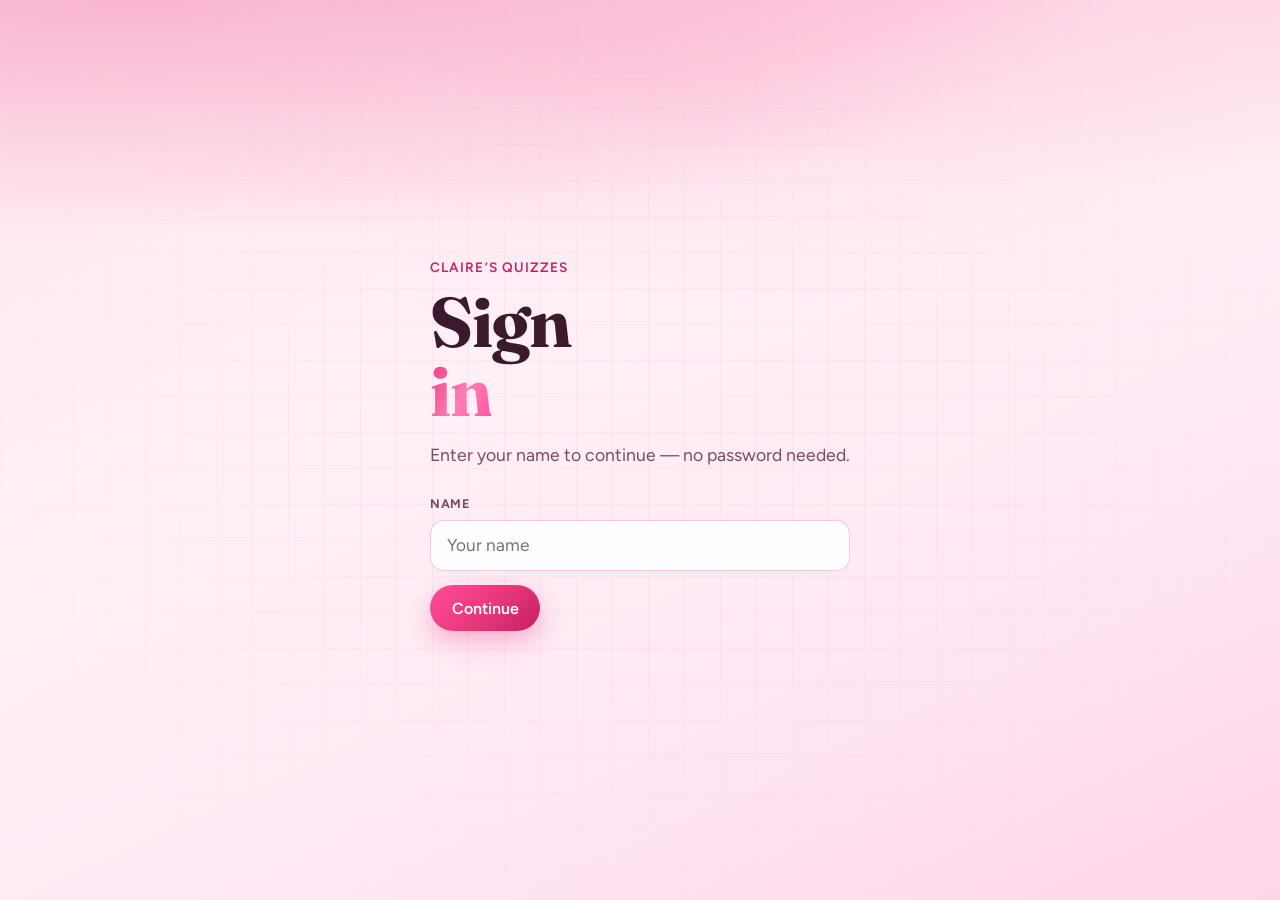
<file: index.html>
<!DOCTYPE html>
<html lang="en">
<head>
  <meta charset="UTF-8" />
  <meta name="viewport" content="width=device-width, initial-scale=1" />
  <title>Claire’s Quizzes</title>
  <link rel="preconnect" href="https://fonts.googleapis.com" />
  <link rel="preconnect" href="https://fonts.gstatic.com" crossorigin />
  <link href="https://fonts.googleapis.com/css2?family=Fraunces:opsz,wght@9..144,500;9..144,700&family=Figtree:wght@400;500;600;700&display=swap" rel="stylesheet" />
  <link rel="stylesheet" href="styles.css" />
</head>
<body>
  <div class="bg-glow" aria-hidden="true"></div>
  <div class="bg-grid" aria-hidden="true"></div>
  <div class="sparkles" aria-hidden="true">
    <span class="sparkle"></span>
    <span class="sparkle"></span>
    <span class="sparkle"></span>
    <span class="sparkle"></span>
    <span class="sparkle"></span>
    <span class="sparkle"></span>
    <span class="sparkle"></span>
    <span class="sparkle"></span>
    <span class="sparkle"></span>
    <span class="sparkle"></span>
  </div>

  <main class="app home-app" id="home-root" hidden>
    <section class="screen screen-start is-active">
      <p class="eyebrow">Claire’s · One quiz at a time</p>
      <h1 class="brand">Claire’s<br /><span>Quizzes</span></h1>
      <p class="lede" id="home-lede">
        Pick a short 10-question quiz. Same format every time: answer, see if you’re right, then move on.
      </p>
      <p class="live-banner" id="live-banner" hidden>Live mode is on — each quiz can be taken once.</p>
      <div class="cta-row home-user-row">
        <p class="meta" id="home-user"></p>
        <button type="button" class="btn btn-ghost" id="btn-signout">Sign out</button>
      </div>

      <section class="home-section" aria-labelledby="english-heading">
        <h2 id="english-heading" class="home-heading">English Vocab</h2>
        <p class="home-sub">Sadlier Unit 3 — study the word list, then try definition matching or fill-in-the-blank.</p>
        <nav class="learn-nav" aria-label="English vocab study">
          <p class="learn-nav-label">Study</p>
          <div class="learn-nav-links">
            <button type="button" class="learn-nav-action" id="btn-vocab" aria-haspopup="dialog" aria-controls="vocab-modal">
              Word list
            </button>
          </div>
        </nav>
        <div class="quiz-links" id="english-links"></div>
      </section>

      <section class="home-section" aria-labelledby="math-heading">
        <h2 id="math-heading" class="home-heading">Math · Chapter 3</h2>
        <p class="home-sub">Fractions, decimals, integers, and mixed operations — eight short quizzes.</p>
        <div class="quiz-links" id="math-links"></div>
      </section>

      <section class="home-section" aria-labelledby="science-heading">
        <h2 id="science-heading" class="home-heading">Science · Unit 2</h2>
        <p class="home-sub">Force and motion — Newton’s laws, gravity, graphs, and calculations (eight short quizzes).</p>
        <div class="quiz-links" id="science-links"></div>
      </section>

      <section class="home-section" aria-labelledby="history-heading">
        <h2 id="history-heading" class="home-heading">History</h2>
        <p class="home-sub">Early American History — colonies, leaders, religion, slavery, government, Pontiac’s War, and colonial taxes (ten quizzes).</p>
        <nav class="learn-nav" aria-label="Learn Colonial America">
          <p class="learn-nav-label">Learn</p>
          <div class="learn-nav-links">
            <a href="learn.html?section=overview">Overview</a>
            <a href="learn.html?section=timeline">Timeline</a>
            <a href="learn.html?section=colonies">Colonies</a>
            <a href="learn.html?section=people">People</a>
            <a href="learn.html?section=concepts">Concepts</a>
            <a href="learn.html?section=slavery">Slavery</a>
            <a href="learn.html?section=review">Review</a>
          </div>
        </nav>
        <div class="quiz-links" id="history-links"></div>
      </section>
    </section>
  </main>

  <div class="modal" id="vocab-modal" hidden>
    <div class="modal-backdrop" data-close-vocab tabindex="-1"></div>
    <div
      class="modal-panel"
      role="dialog"
      aria-modal="true"
      aria-labelledby="vocab-modal-title"
    >
      <header class="modal-header">
        <div>
          <p class="eyebrow modal-eyebrow">Claire’s · English</p>
          <h2 class="modal-title" id="vocab-modal-title">English Vocab · Unit 3</h2>
          <p class="modal-sub" id="vocab-modal-sub">Sadlier Vocabulary Workshop — Unit 3</p>
        </div>
        <button type="button" class="modal-close" id="btn-vocab-close" aria-label="Close vocabulary">
          Close
        </button>
      </header>
      <div class="modal-body" id="vocab-list"></div>
    </div>
  </div>

  <script src="session.js"></script>
  <script src="vocab-unit3.js"></script>
  <script src="quiz-nav.js"></script>
  <script src="quiz-math-1.js"></script>
  <script src="quiz-math-2.js"></script>
  <script src="quiz-math-3.js"></script>
  <script src="quiz-math-4.js"></script>
  <script src="quiz-math-5.js"></script>
  <script src="quiz-math-6.js"></script>
  <script src="quiz-math-7.js"></script>
  <script src="quiz-math-8.js"></script>
  <script src="quiz-history-1.js"></script>
  <script src="quiz-history-2.js"></script>
  <script src="quiz-history-3.js"></script>
  <script src="quiz-history-4.js"></script>
  <script src="quiz-history-5.js"></script>
  <script src="quiz-history-6.js"></script>
  <script src="quiz-history-7.js"></script>
  <script src="quiz-history-8.js"></script>
  <script src="quiz-history-9.js"></script>
  <script src="quiz-history-10.js"></script>
  <script src="quiz-vocab-1.js"></script>
  <script src="quiz-vocab-2.js"></script>
  <script src="quiz-science-1.js"></script>
  <script src="quiz-science-2.js"></script>
  <script src="quiz-science-3.js"></script>
  <script src="quiz-science-4.js"></script>
  <script src="quiz-science-5.js"></script>
  <script src="quiz-science-6.js"></script>
  <script src="quiz-science-7.js"></script>
  <script src="quiz-science-8.js"></script>
  <script src="quiz-catalog-boot.js"></script>
  <script>
    (function () {
      const S = window.QuizSession;
      const catalog = window.QUIZ_CATALOG;
      const homeRoot = document.getElementById("home-root");
      const liveBanner = document.getElementById("live-banner");
      const homeUser = document.getElementById("home-user");
      const homeLede = document.getElementById("home-lede");

      document.getElementById("btn-signout").addEventListener("click", () => S.logout());

      function escapeHtml(s) {
        return String(s)
          .replace(/&/g, "&amp;")
          .replace(/</g, "&lt;")
          .replace(/>/g, "&gt;")
          .replace(/"/g, "&quot;");
      }

      function renderGroup(elId, items, scores, liveMode) {
        const root = document.getElementById(elId);
        if (!root) return;
        root.innerHTML = (items || [])
          .map((q) => {
            const done = scores && scores[q.id];
            const locked = liveMode && done;
            const meta = done
              ? `Score ${done.score}/${done.total}` + (locked ? " · done" : "")
              : `${q.count} questions · ${q.blurb}`;
            if (locked) {
              return `
              <div class="quiz-link is-done" aria-disabled="true">
                <span class="quiz-link-title">${escapeHtml(q.title)}</span>
                <span class="quiz-link-meta">${escapeHtml(meta)}</span>
              </div>`;
            }
            return `
              <a class="quiz-link" href="quiz.html?id=${encodeURIComponent(q.id)}">
                <span class="quiz-link-title">${escapeHtml(q.title)}</span>
                <span class="quiz-link-meta">${escapeHtml(meta)}</span>
              </a>`;
          })
          .join("");
      }

      async function boot() {
        const state = await S.requireRole("student");
        if (!state) return;
        homeRoot.hidden = false;
        homeUser.textContent = `Signed in as ${state.name}`;
        liveBanner.hidden = !state.liveMode;
        homeLede.textContent = state.liveMode
          ? "Live mode is on. Finish each quiz carefully — you only get one try per quiz."
          : "Pick a short 10-question quiz. Same format every time: answer, see if you’re right, then move on.";

        const scores = (state.scores && state.scores[state.studentKey]) || {};
        if (!catalog) return;
        renderGroup("math-links", catalog.nav.math || [], scores, state.liveMode);
        renderGroup("science-links", catalog.nav.science || [], scores, state.liveMode);
        renderGroup("history-links", catalog.nav.history || [], scores, state.liveMode);
        renderGroup("english-links", catalog.nav.english || [], scores, state.liveMode);
      }

      boot().catch(() => S.logout());

      // Vocab modal
      const data = window.VOCAB_UNIT3;
      const modal = document.getElementById("vocab-modal");
      const list = document.getElementById("vocab-list");
      const openBtn = document.getElementById("btn-vocab");
      const closeBtn = document.getElementById("btn-vocab-close");
      if (!data || !modal || !list || !openBtn) return;

      const sub = document.getElementById("vocab-modal-sub");
      const title = document.getElementById("vocab-modal-title");
      if (title) title.textContent = data.title;
      if (sub) sub.textContent = data.subtitle;

      list.innerHTML = data.words
        .map(
          (w, i) => `
        <article class="vocab-entry" style="--i:${i}">
          <header class="vocab-entry-head">
            <h3 class="vocab-word">${escapeHtml(w.word)}</h3>
            <span class="vocab-pos">${escapeHtml(w.partOfSpeech)}</span>
          </header>
          <p class="vocab-def">${escapeHtml(w.definition)}</p>
          <dl class="vocab-meta">
            <div><dt>Synonym</dt><dd>${escapeHtml(w.synonym)}</dd></div>
            <div><dt>Antonym</dt><dd>${escapeHtml(w.antonym)}</dd></div>
          </dl>
          <p class="vocab-example"><span>Example</span> ${escapeHtml(w.example)}</p>
        </article>`
        )
        .join("");

      let lastFocus = null;

      function openModal() {
        lastFocus = document.activeElement;
        modal.hidden = false;
        document.body.classList.add("modal-open");
        closeBtn.focus();
      }

      function closeModal() {
        modal.hidden = true;
        document.body.classList.remove("modal-open");
        if (lastFocus && lastFocus.focus) lastFocus.focus();
      }

      openBtn.addEventListener("click", openModal);
      closeBtn.addEventListener("click", closeModal);
      modal.addEventListener("click", (e) => {
        if (e.target.closest("[data-close-vocab]")) closeModal();
      });
      document.addEventListener("keydown", (e) => {
        if (e.key === "Escape" && !modal.hidden) closeModal();
      });
    })();
  </script>
</body>
</html>
</file>
<file: styles.css>
:root {
  --ink: #3a1a2c;
  --muted: #7a4a62;
  --paper: #fff5f9;
  --panel: rgba(255, 255, 255, 0.82);
  --teal: #e8367a;
  --teal-deep: #c41f61;
  --accent: #e8367a;
  --accent-deep: #c41f61;
  --accent-soft: #ff7eb3;
  --amber: #e8a0bf;
  --ok: #1f7a4d;
  --ok-bg: #e7f6ee;
  --bad: #b42318;
  --bad-bg: #fdecea;
  --line: rgba(58, 26, 44, 0.12);
  --shadow: 0 18px 50px rgba(200, 60, 120, 0.14);
  --radius: 18px;
  --font-display: "Fraunces", Georgia, serif;
  --font-body: "Figtree", "Segoe UI", sans-serif;
}

*,
*::before,
*::after {
  box-sizing: border-box;
}

html,
body {
  margin: 0;
  min-height: 100%;
}

body {
  font-family: var(--font-body);
  color: var(--ink);
  background: linear-gradient(155deg, #ffe4f0 0%, #fff0f6 38%, #ffe8f4 68%, #ffd6e8 100%);
  overflow-x: hidden;
}

.bg-glow {
  position: fixed;
  inset: -20% -10% auto;
  height: 55vh;
  background:
    radial-gradient(ellipse at 18% 28%, rgba(232, 54, 122, 0.32), transparent 55%),
    radial-gradient(ellipse at 78% 12%, rgba(255, 126, 179, 0.35), transparent 50%),
    radial-gradient(ellipse at 55% 60%, rgba(255, 182, 213, 0.25), transparent 45%);
  pointer-events: none;
  z-index: 0;
  animation: drift 14s ease-in-out infinite alternate;
}

.bg-grid {
  position: fixed;
  inset: 0;
  background-image:
    linear-gradient(rgba(232, 54, 122, 0.05) 1px, transparent 1px),
    linear-gradient(90deg, rgba(232, 54, 122, 0.05) 1px, transparent 1px);
  background-size: 36px 36px;
  mask-image: radial-gradient(ellipse at center, black 35%, transparent 80%);
  pointer-events: none;
  z-index: 0;
}

.sparkles {
  position: fixed;
  inset: 0;
  pointer-events: none;
  z-index: 0;
  overflow: hidden;
}

.sparkle {
  position: absolute;
  width: 6px;
  height: 6px;
  background: #fff;
  border-radius: 50%;
  box-shadow:
    0 0 6px 2px rgba(255, 255, 255, 0.95),
    0 0 14px 4px rgba(255, 126, 179, 0.65);
  animation: twinkle var(--dur, 2.8s) ease-in-out infinite;
  animation-delay: var(--delay, 0s);
  opacity: 0;
}

.sparkle::before,
.sparkle::after {
  content: "";
  position: absolute;
  background: #fff;
  border-radius: 1px;
  box-shadow: 0 0 4px rgba(255, 255, 255, 0.9);
}

.sparkle::before {
  left: 50%;
  top: -5px;
  width: 2px;
  height: 16px;
  transform: translateX(-50%);
}

.sparkle::after {
  top: 50%;
  left: -5px;
  width: 16px;
  height: 2px;
  transform: translateY(-50%);
}

.sparkle:nth-child(1) { top: 12%; left: 8%; --dur: 2.6s; --delay: 0.2s; }
.sparkle:nth-child(2) { top: 22%; left: 78%; --dur: 3.1s; --delay: 0.8s; }
.sparkle:nth-child(3) { top: 48%; left: 18%; --dur: 2.4s; --delay: 1.4s; }
.sparkle:nth-child(4) { top: 38%; left: 92%; --dur: 3.4s; --delay: 0.5s; }
.sparkle:nth-child(5) { top: 68%; left: 6%; --dur: 2.9s; --delay: 1.1s; }
.sparkle:nth-child(6) { top: 72%; left: 70%; --dur: 3.2s; --delay: 1.8s; }
.sparkle:nth-child(7) { top: 16%; left: 48%; --dur: 2.7s; --delay: 0.3s; }
.sparkle:nth-child(8) { top: 58%; left: 42%; --dur: 3.6s; --delay: 2.1s; }
.sparkle:nth-child(9) { top: 84%; left: 88%; --dur: 2.5s; --delay: 0.7s; }
.sparkle:nth-child(10) { top: 8%; left: 28%; --dur: 3s; --delay: 1.6s; }

@keyframes drift {
  from { transform: translate3d(0, 0, 0) scale(1); }
  to { transform: translate3d(2%, 3%, 0) scale(1.05); }
}

@keyframes twinkle {
  0%, 100% {
    opacity: 0;
    transform: scale(0.4) rotate(0deg);
  }
  40%, 60% {
    opacity: 1;
    transform: scale(1) rotate(45deg);
  }
}

.app {
  position: relative;
  z-index: 1;
  width: min(720px, calc(100% - 2rem));
  margin: 0 auto;
  padding: clamp(2rem, 6vh, 4.5rem) 0 3rem;
  min-height: 100vh;
}

.screen {
  animation: rise 0.55s cubic-bezier(0.22, 1, 0.36, 1) both;
}

.screen[hidden] {
  display: none !important;
}

@keyframes rise {
  from {
    opacity: 0;
    transform: translateY(18px);
  }
  to {
    opacity: 1;
    transform: translateY(0);
  }
}

.eyebrow {
  margin: 0 0 0.75rem;
  font-size: 0.85rem;
  font-weight: 600;
  letter-spacing: 0.08em;
  text-transform: uppercase;
  color: var(--teal-deep);
}

.brand {
  margin: 0 0 1rem;
  font-family: var(--font-display);
  font-size: clamp(2.8rem, 9vw, 4.4rem);
  font-weight: 700;
  line-height: 0.98;
  letter-spacing: -0.02em;
  color: var(--ink);
}

.brand span {
  color: var(--teal);
  background: linear-gradient(120deg, #e8367a 0%, #ff7eb3 55%, #ff4d9a 100%);
  -webkit-background-clip: text;
  background-clip: text;
  color: transparent;
  animation: shimmer 4.5s ease-in-out infinite;
}

@keyframes shimmer {
  0%, 100% { filter: brightness(1); }
  50% { filter: brightness(1.15); }
}

.lede {
  margin: 0 0 1.75rem;
  max-width: 34rem;
  font-size: 1.1rem;
  line-height: 1.55;
  color: var(--muted);
}

.cta-row {
  display: flex;
  flex-wrap: wrap;
  gap: 0.75rem;
  margin-bottom: 1rem;
}

.btn {
  appearance: none;
  border: none;
  border-radius: 999px;
  padding: 0.85rem 1.35rem;
  font-family: inherit;
  font-size: 1rem;
  font-weight: 600;
  cursor: pointer;
  text-decoration: none;
  display: inline-flex;
  align-items: center;
  justify-content: center;
  transition: transform 0.15s ease, background 0.2s ease, box-shadow 0.2s ease, color 0.2s ease;
}

.btn:active {
  transform: translateY(1px) scale(0.98);
}

.btn-primary {
  background: linear-gradient(135deg, #ff4d9a 0%, #e8367a 55%, #c41f61 100%);
  color: #fff;
  box-shadow: 0 10px 24px rgba(232, 54, 122, 0.32);
}

.btn-primary:hover {
  background: linear-gradient(135deg, #ff6aad 0%, #c41f61 100%);
}

.btn-primary:disabled {
  opacity: 0.55;
  cursor: not-allowed;
  box-shadow: none;
}

.btn-ghost {
  background: transparent;
  color: var(--teal-deep);
  border: 1.5px solid rgba(232, 54, 122, 0.35);
}

.btn-ghost.is-on {
  background: rgba(232, 54, 122, 0.1);
  border-color: var(--teal);
}

.btn-ghost:hover {
  border-color: var(--teal);
}

.meta {
  margin: 0;
  font-size: 0.95rem;
  color: var(--muted);
}

.quiz-bar {
  display: flex;
  align-items: flex-end;
  justify-content: space-between;
  gap: 1rem;
  margin-bottom: 1.25rem;
}

.progress-wrap {
  flex: 1;
  min-width: 0;
}

.progress-track {
  height: 8px;
  border-radius: 999px;
  background: rgba(20, 33, 43, 0.1);
  overflow: hidden;
  margin-bottom: 0.55rem;
}

.progress-fill {
  height: 100%;
  width: 0%;
  background: linear-gradient(90deg, #ff7eb3, var(--teal), #c41f61);
  border-radius: inherit;
  transition: width 0.35s ease;
}

.progress-label {
  display: flex;
  justify-content: space-between;
  gap: 1rem;
  margin: 0;
  font-size: 0.9rem;
  font-weight: 600;
  color: var(--muted);
}

.score-live {
  margin: 0;
  white-space: nowrap;
  font-weight: 700;
  color: var(--teal-deep);
}

.question-panel {
  background: var(--panel);
  backdrop-filter: blur(10px);
  border: 1px solid var(--line);
  border-radius: var(--radius);
  box-shadow: var(--shadow);
  padding: clamp(1.25rem, 3vw, 2rem);
}

.question-text {
  margin: 0 0 0.75rem;
  font-family: var(--font-display);
  font-size: clamp(1.55rem, 4.5vw, 2.1rem);
  font-weight: 600;
  line-height: 1.25;
}

.question-prompt {
  margin: 0 0 1.25rem;
  color: var(--muted);
  font-size: 1.05rem;
  line-height: 1.5;
}

.question-math {
  margin: 0.35rem 0 1.35rem;
  font-size: 1.45rem;
  overflow-x: auto;
}

.choices {
  display: grid;
  gap: 0.7rem;
}

.choices-dense {
  grid-template-columns: 1fr 1fr;
  gap: 0.55rem;
}

.choices-dense .choice {
  padding: 0.75rem 0.85rem;
}

.choices-dense .choice-body {
  font-size: 0.98rem;
}

.choices-fill {
  gap: 0.85rem;
}

.fill-wrap {
  display: grid;
  gap: 0.55rem;
  padding: 0.15rem 0 0.25rem;
}

.fill-label {
  font-size: 0.78rem;
  font-weight: 700;
  letter-spacing: 0.06em;
  text-transform: uppercase;
  color: var(--muted);
}

.fill-row {
  display: flex;
  flex-wrap: wrap;
  gap: 0.65rem;
}

.fill-input {
  flex: 1 1 12rem;
  min-width: 0;
  appearance: none;
  border: 1.5px solid rgba(232, 54, 122, 0.28);
  border-radius: 14px;
  padding: 0.9rem 1rem;
  font: inherit;
  font-size: 1.08rem;
  color: var(--ink);
  background: rgba(255, 255, 255, 0.92);
}

.fill-input:focus {
  outline: none;
  border-color: var(--teal);
  box-shadow: 0 0 0 3px rgba(232, 54, 122, 0.15);
}

.fill-input.is-correct {
  border-color: var(--ok);
  background: var(--ok-bg);
}

.fill-input.is-wrong {
  border-color: var(--bad);
  background: var(--bad-bg);
}

.fill-check {
  flex: 0 0 auto;
}

.fill-hint {
  margin: 0;
  font-size: 0.88rem;
  color: var(--muted);
}

.choice {
  display: flex;
  align-items: center;
  gap: 0.85rem;
  width: 100%;
  text-align: left;
  padding: 0.95rem 1rem;
  border-radius: 14px;
  border: 1.5px solid rgba(58, 26, 44, 0.14);
  background: rgba(255, 255, 255, 0.85);
  font: inherit;
  color: inherit;
  cursor: pointer;
  transition: border-color 0.15s ease, background 0.15s ease, transform 0.15s ease;
}

.choice:hover:not(:disabled) {
  border-color: var(--teal);
  transform: translateX(3px);
}

.choice:disabled {
  cursor: default;
}

.choice-letter {
  flex: 0 0 auto;
  width: 1.85rem;
  height: 1.85rem;
  border-radius: 50%;
  display: grid;
  place-items: center;
  font-size: 0.85rem;
  font-weight: 700;
  background: rgba(232, 54, 122, 0.1);
  color: var(--teal-deep);
}

.choice-body {
  flex: 1;
  min-width: 0;
  font-size: 1.05rem;
  line-height: 1.35;
  white-space: normal;
  overflow-wrap: anywhere;
  word-break: break-word;
}

.choice-body .katex {
  font-size: 1.05em;
  white-space: normal;
}

.choice.is-correct {
  border-color: var(--ok);
  background: var(--ok-bg);
}

.choice.is-correct .choice-letter {
  background: var(--ok);
  color: #fff;
}

.choice.is-wrong {
  border-color: var(--bad);
  background: var(--bad-bg);
}

.choice.is-wrong .choice-letter {
  background: var(--bad);
  color: #fff;
}

.choice.is-missed-correct {
  border-color: var(--ok);
  box-shadow: inset 0 0 0 1px rgba(31, 122, 77, 0.35);
}

.feedback {
  margin-top: 1.1rem;
  padding: 0.95rem 1rem;
  border-radius: 12px;
  font-size: 1rem;
  line-height: 1.45;
  animation: pop 0.35s cubic-bezier(0.22, 1, 0.36, 1);
}

@keyframes pop {
  from {
    opacity: 0;
    transform: scale(0.97);
  }
  to {
    opacity: 1;
    transform: scale(1);
  }
}

.feedback.is-correct {
  background: var(--ok-bg);
  color: var(--ok);
  border: 1px solid rgba(31, 122, 77, 0.25);
}

.feedback.is-wrong {
  background: var(--bad-bg);
  color: var(--bad);
  border: 1px solid rgba(180, 35, 24, 0.2);
}

.feedback .explain {
  margin: 0.4rem 0 0;
  color: var(--ink);
  font-weight: 500;
}

.feedback strong {
  font-weight: 700;
}

.quiz-actions {
  margin-top: 1.25rem;
  display: flex;
  flex-wrap: wrap;
  gap: 0.65rem;
  justify-content: space-between;
  align-items: center;
}

.quiz-actions .btn-primary {
  margin-left: auto;
}

.quiz-actions .btn:disabled {
  opacity: 0.45;
  cursor: not-allowed;
  transform: none;
  box-shadow: none;
}

.score-big {
  margin: 0 0 0.5rem;
  font-family: var(--font-display);
  font-size: clamp(3rem, 12vw, 5rem);
  font-weight: 700;
  color: var(--teal);
  line-height: 1;
}

.score-breakdown {
  margin: 0 0 1rem;
  font-size: 1.15rem;
  font-weight: 600;
  color: var(--muted);
}

.score-breakdown .right {
  color: var(--ok);
}

.score-breakdown .wrong {
  color: var(--bad);
}

.results-brand {
  font-size: clamp(2.2rem, 7vw, 3.4rem);
}

.missed-list {
  list-style: none;
  margin: 1.5rem 0 0;
  padding: 0;
  display: grid;
  gap: 0.75rem;
}

.missed-list li {
  background: var(--panel);
  border: 1px solid var(--line);
  border-radius: 14px;
  padding: 1rem 1.1rem;
  box-shadow: 0 8px 24px rgba(20, 60, 70, 0.06);
}

.missed-list h3 {
  margin: 0 0 0.35rem;
  font-size: 0.95rem;
  color: var(--muted);
}

.missed-list .q {
  margin: 0 0 0.5rem;
  font-weight: 600;
}

.missed-list .ans {
  margin: 0;
  color: var(--ok);
  font-weight: 600;
}

@media (max-width: 560px) {
  .quiz-bar {
    flex-direction: column;
    align-items: stretch;
  }

  .score-live {
    align-self: flex-end;
  }

  .cta-row .btn {
    width: 100%;
  }

  .quiz-actions {
    flex-direction: column;
  }

  .quiz-actions .btn {
    width: 100%;
  }

  .quiz-actions .btn-primary {
    margin-left: 0;
    order: -1;
  }
}

/* Home nav */
.home-app {
  width: min(760px, calc(100% - 2rem));
}

.home-section {
  margin-top: 2.5rem;
  animation: rise 0.65s cubic-bezier(0.22, 1, 0.36, 1) both;
}

.home-section:nth-of-type(2) {
  animation-delay: 0.08s;
}

.home-heading {
  margin: 0 0 0.35rem;
  font-family: var(--font-display);
  font-size: clamp(1.6rem, 4vw, 2rem);
  font-weight: 700;
  color: var(--ink);
}

.home-sub {
  margin: 0 0 1rem;
  color: var(--muted);
  font-size: 1.02rem;
  line-height: 1.45;
}

.quiz-links {
  display: grid;
  gap: 0.7rem;
}

.quiz-link {
  display: grid;
  gap: 0.2rem;
  padding: 1rem 1.1rem;
  border-radius: 14px;
  border: 1.5px solid rgba(20, 33, 43, 0.12);
  background: rgba(255, 255, 255, 0.78);
  text-decoration: none;
  color: inherit;
  transition: border-color 0.15s ease, transform 0.15s ease, background 0.15s ease;
}

.quiz-link:hover {
  border-color: var(--teal);
  transform: translateX(4px);
  background: rgba(255, 255, 255, 0.95);
}

.quiz-link-title {
  font-weight: 700;
  font-size: 1.05rem;
  color: var(--teal-deep);
}

.quiz-link-meta {
  font-size: 0.95rem;
  color: var(--muted);
  line-height: 1.35;
}

/* Learn nav on home (History) */
.learn-nav {
  margin: 0 0 1.15rem;
  padding: 1rem 1.05rem;
  border-radius: 14px;
  border: 1.5px solid rgba(232, 54, 122, 0.22);
  background: rgba(255, 255, 255, 0.72);
}

.learn-nav-label {
  margin: 0 0 0.55rem;
  font-size: 0.8rem;
  font-weight: 700;
  letter-spacing: 0.07em;
  text-transform: uppercase;
  color: var(--teal-deep);
}

.learn-nav-links {
  display: flex;
  flex-wrap: wrap;
  gap: 0.45rem;
}

.learn-nav-links a {
  display: inline-flex;
  align-items: center;
  padding: 0.45rem 0.85rem;
  border-radius: 999px;
  text-decoration: none;
  font-size: 0.92rem;
  font-weight: 600;
  color: var(--teal-deep);
  border: 1.5px solid rgba(232, 54, 122, 0.28);
  background: rgba(255, 255, 255, 0.85);
  transition: border-color 0.15s ease, background 0.15s ease, transform 0.15s ease;
}

.learn-nav-links a:hover {
  border-color: var(--teal);
  background: rgba(232, 54, 122, 0.08);
  transform: translateY(-1px);
}

.learn-nav-action {
  appearance: none;
  display: inline-flex;
  align-items: center;
  padding: 0.45rem 0.85rem;
  border-radius: 999px;
  font-family: inherit;
  font-size: 0.92rem;
  font-weight: 600;
  color: var(--teal-deep);
  border: 1.5px solid rgba(232, 54, 122, 0.28);
  background: rgba(255, 255, 255, 0.85);
  cursor: pointer;
  transition: border-color 0.15s ease, background 0.15s ease, transform 0.15s ease;
}

.learn-nav-action:hover {
  border-color: var(--teal);
  background: rgba(232, 54, 122, 0.08);
  transform: translateY(-1px);
}

/* Learn page */
.learn-app {
  width: min(820px, calc(100% - 2rem));
}

.learn-brand {
  font-size: clamp(2.4rem, 8vw, 3.8rem);
}

.learn-subtitle {
  margin-bottom: 0.75rem;
}

.learn-hero-intro {
  margin: 0 0 1.35rem;
  max-width: 36rem;
  color: var(--muted);
  font-size: 1.02rem;
  line-height: 1.5;
}

.learn-subnav {
  position: sticky;
  top: 0.6rem;
  z-index: 5;
  display: flex;
  flex-wrap: wrap;
  gap: 0.4rem;
  margin: 0 0 1rem;
  padding: 0.55rem;
  border-radius: 14px;
  background: rgba(255, 255, 255, 0.82);
  border: 1px solid var(--line);
  backdrop-filter: blur(10px);
  box-shadow: 0 10px 28px rgba(20, 60, 70, 0.08);
}

.learn-subnav a {
  text-decoration: none;
  font-size: 0.9rem;
  font-weight: 600;
  color: var(--muted);
  padding: 0.45rem 0.75rem;
  border-radius: 999px;
  transition: background 0.15s ease, color 0.15s ease;
}

.learn-subnav a:hover {
  color: var(--teal-deep);
  background: rgba(232, 54, 122, 0.08);
}

.learn-subnav a.is-active {
  color: #fff;
  background: var(--teal);
}

.learn-back-links {
  margin: 0 0 0.5rem;
  font-size: 0.95rem;
  color: var(--muted);
}

.learn-back-links a {
  color: var(--teal-deep);
  font-weight: 600;
  text-decoration: none;
}

.learn-back-links a:hover {
  text-decoration: underline;
}

.learn-panels {
  margin-top: 0.5rem;
}

.learn-panel {
  animation: rise 0.55s cubic-bezier(0.22, 1, 0.36, 1) both;
}

.learn-panel-title {
  margin: 0 0 0.45rem;
  font-family: var(--font-display);
  font-size: clamp(1.7rem, 4.5vw, 2.2rem);
  font-weight: 700;
  line-height: 1.15;
  color: var(--ink);
}

.learn-panel-lede {
  margin: 0 0 1.35rem;
  max-width: 40rem;
  color: var(--muted);
  font-size: 1.05rem;
  line-height: 1.55;
}

.learn-subheading {
  margin: 1.75rem 0 0.75rem;
  font-family: var(--font-display);
  font-size: 1.25rem;
  font-weight: 700;
  color: var(--ink);
}

.learn-jump-grid,
.learn-card-grid {
  display: grid;
  gap: 0.75rem;
}

.learn-card {
  background: var(--panel);
  backdrop-filter: blur(10px);
  border: 1px solid var(--line);
  border-radius: 14px;
  padding: 1.05rem 1.15rem;
  box-shadow: 0 10px 28px rgba(20, 60, 70, 0.06);
  animation: rise 0.5s cubic-bezier(0.22, 1, 0.36, 1) both;
  animation-delay: calc(var(--i, 0) * 0.03s);
}

.learn-card[hidden] {
  display: none !important;
}

.learn-card-title {
  margin: 0 0 0.4rem;
  font-family: var(--font-display);
  font-size: 1.25rem;
  font-weight: 700;
  line-height: 1.25;
  color: var(--ink);
}

.learn-card-text {
  margin: 0 0 0.55rem;
  color: var(--muted);
  font-size: 0.98rem;
  line-height: 1.5;
}

.learn-chip {
  display: inline-block;
  margin: 0 0 0.45rem;
  padding: 0.2rem 0.55rem;
  border-radius: 999px;
  font-size: 0.75rem;
  font-weight: 700;
  letter-spacing: 0.04em;
  text-transform: uppercase;
  color: var(--teal-deep);
  background: rgba(232, 54, 122, 0.1);
}

.learn-why {
  margin: 0.55rem 0 0;
  padding: 0.7rem 0.8rem;
  border-radius: 10px;
  background: rgba(232, 54, 122, 0.07);
  color: var(--ink);
  font-size: 0.95rem;
  line-height: 1.45;
}

.learn-meta-line {
  margin: 0 0 0.55rem;
  font-size: 0.9rem;
  font-weight: 600;
  color: var(--teal-deep);
}

.learn-tags {
  list-style: none;
  margin: 0.65rem 0 0;
  padding: 0;
  display: flex;
  flex-wrap: wrap;
  gap: 0.4rem;
}

.learn-tags li {
  padding: 0.28rem 0.65rem;
  border-radius: 999px;
  font-size: 0.82rem;
  font-weight: 600;
  color: var(--teal-deep);
  background: rgba(255, 255, 255, 0.9);
  border: 1px solid rgba(232, 54, 122, 0.2);
}

.learn-bullets {
  margin: 0.4rem 0 0;
  padding-left: 1.15rem;
  color: var(--muted);
  line-height: 1.5;
}

.learn-bullets li + li {
  margin-top: 0.3rem;
}

.learn-filters {
  display: flex;
  flex-wrap: wrap;
  gap: 0.5rem;
  margin-bottom: 1rem;
}

.learn-filters .btn {
  padding: 0.55rem 1rem;
  font-size: 0.92rem;
}

/* Timeline */
.timeline-list {
  display: grid;
  gap: 0.85rem;
  position: relative;
  padding-left: 0.25rem;
}

.timeline-card {
  display: grid;
  grid-template-columns: 5.2rem 1fr;
  gap: 0.85rem;
  align-items: start;
}

.timeline-year {
  font-family: var(--font-display);
  font-size: 1.15rem;
  font-weight: 700;
  color: var(--teal);
  line-height: 1.2;
  padding-top: 0.15rem;
}

.timeline-body {
  min-width: 0;
}

/* Concepts chain */
.concept-chain {
  list-style: none;
  margin: 0.5rem 0 0.75rem;
  padding: 0;
  display: grid;
  gap: 0;
}

.concept-chain li {
  position: relative;
  padding: 0.55rem 0.75rem 0.55rem 1.85rem;
  color: var(--ink);
  font-size: 0.98rem;
  line-height: 1.4;
}

.concept-chain li::before {
  content: "";
  position: absolute;
  left: 0.55rem;
  top: 0.85rem;
  width: 0.55rem;
  height: 0.55rem;
  border-radius: 50%;
  background: var(--teal);
  box-shadow: 0 0 0 3px rgba(232, 54, 122, 0.15);
}

.concept-chain li:not(:last-child)::after {
  content: "";
  position: absolute;
  left: 0.75rem;
  top: 1.5rem;
  bottom: -0.15rem;
  width: 2px;
  background: rgba(232, 54, 122, 0.25);
}

.learn-expand-list {
  display: grid;
  gap: 0.55rem;
}

.learn-expand {
  background: var(--panel);
  border: 1px solid var(--line);
  border-radius: 14px;
  padding: 0.2rem 0.2rem;
  overflow: hidden;
}

.learn-expand summary {
  cursor: pointer;
  list-style: none;
  padding: 0.9rem 1rem;
  font-weight: 700;
  font-family: var(--font-display);
  font-size: 1.05rem;
  color: var(--ink);
}

.learn-expand summary::-webkit-details-marker {
  display: none;
}

.learn-expand summary::after {
  content: "+";
  float: right;
  color: var(--teal);
  font-weight: 700;
  font-family: var(--font-body);
}

.learn-expand[open] summary::after {
  content: "–";
}

.learn-expand-body {
  padding: 0 1rem 1rem;
  color: var(--muted);
  line-height: 1.5;
  animation: rise 0.35s ease both;
}

/* Slavery sequence */
.sequence-list {
  display: grid;
  gap: 0.7rem;
}

.sequence-num {
  margin: 0 0 0.25rem;
  font-size: 0.78rem;
  font-weight: 700;
  letter-spacing: 0.06em;
  text-transform: uppercase;
  color: var(--teal);
}

.learn-context-list {
  background: var(--panel);
  border: 1px solid var(--line);
  border-radius: 14px;
  padding: 1rem 1rem 1rem 1.4rem;
}

.review-questions {
  margin: 0 0 1rem;
  padding-left: 1.25rem;
  color: var(--ink);
  font-size: 1.05rem;
  line-height: 1.55;
}

.review-questions li + li {
  margin-top: 0.55rem;
}

.mastery-tags {
  margin-bottom: 1.25rem;
}

.learn-review-cta {
  margin-top: 0.5rem;
}

.learn-review-cta .btn {
  text-decoration: none;
}

@media (max-width: 560px) {
  .timeline-card {
    grid-template-columns: 1fr;
    gap: 0.35rem;
  }

  .timeline-year {
    font-size: 1.05rem;
  }

  .learn-subnav {
    top: 0.35rem;
    gap: 0.3rem;
  }

  .learn-subnav a {
    font-size: 0.82rem;
    padding: 0.4rem 0.65rem;
  }

  .learn-filters .btn {
    flex: 1 1 auto;
    justify-content: center;
  }
}

/* —— Home study nav —— */
.home-nav {
  display: flex;
  flex-wrap: wrap;
  gap: 0.75rem;
  margin: 0 0 2rem;
}

.home-nav-btn {
  min-width: 10.5rem;
}

/* —— Vocab modal —— */
body.modal-open {
  overflow: hidden;
}

.modal[hidden] {
  display: none !important;
}

.modal {
  position: fixed;
  inset: 0;
  z-index: 40;
  display: grid;
  place-items: center;
  padding: 1rem;
}

.modal-backdrop {
  position: absolute;
  inset: 0;
  background: rgba(58, 26, 44, 0.45);
  backdrop-filter: blur(4px);
}

.modal-panel {
  position: relative;
  z-index: 1;
  width: min(640px, 100%);
  max-height: min(88vh, 900px);
  display: flex;
  flex-direction: column;
  background: linear-gradient(180deg, #fff8fb 0%, #ffeaf3 100%);
  border: 1px solid rgba(232, 54, 122, 0.18);
  border-radius: 22px;
  box-shadow: 0 28px 70px rgba(196, 31, 97, 0.28);
  overflow: hidden;
  animation: modal-rise 0.35s cubic-bezier(0.22, 1, 0.36, 1) both;
}

@keyframes modal-rise {
  from {
    opacity: 0;
    transform: translateY(18px) scale(0.98);
  }
  to {
    opacity: 1;
    transform: translateY(0) scale(1);
  }
}

.modal-header {
  display: flex;
  align-items: flex-start;
  justify-content: space-between;
  gap: 1rem;
  padding: 1.25rem 1.35rem 1rem;
  border-bottom: 1px solid rgba(232, 54, 122, 0.12);
  background: rgba(255, 255, 255, 0.55);
}

.modal-eyebrow {
  margin-bottom: 0.35rem;
}

.modal-title {
  margin: 0;
  font-family: var(--font-display);
  font-size: clamp(1.55rem, 4vw, 2rem);
  line-height: 1.1;
  color: var(--ink);
}

.modal-sub {
  margin: 0.4rem 0 0;
  font-size: 0.95rem;
  color: var(--muted);
}

.modal-close {
  appearance: none;
  border: 1.5px solid rgba(232, 54, 122, 0.35);
  background: #fff;
  color: var(--teal-deep);
  border-radius: 999px;
  padding: 0.55rem 0.95rem;
  font-family: inherit;
  font-size: 0.92rem;
  font-weight: 600;
  cursor: pointer;
  flex-shrink: 0;
}

.modal-close:hover {
  border-color: var(--teal);
  background: rgba(232, 54, 122, 0.08);
}

.modal-body {
  overflow-y: auto;
  padding: 1rem 1.25rem 1.5rem;
  display: grid;
  gap: 0.85rem;
}

.vocab-entry {
  padding: 1rem 1.05rem;
  border-radius: 16px;
  background: rgba(255, 255, 255, 0.78);
  border: 1px solid rgba(232, 54, 122, 0.12);
  animation: rise 0.45s cubic-bezier(0.22, 1, 0.36, 1) both;
  animation-delay: calc(var(--i, 0) * 0.025s);
}

.vocab-entry-head {
  display: flex;
  flex-wrap: wrap;
  align-items: baseline;
  gap: 0.55rem 0.85rem;
  margin-bottom: 0.45rem;
}

.vocab-word {
  margin: 0;
  font-family: var(--font-display);
  font-size: 1.35rem;
  color: var(--teal-deep);
  line-height: 1.15;
}

.vocab-pos {
  font-size: 0.78rem;
  font-weight: 600;
  letter-spacing: 0.04em;
  text-transform: uppercase;
  color: var(--muted);
}

.vocab-def {
  margin: 0 0 0.7rem;
  color: var(--ink);
  line-height: 1.5;
}

.vocab-meta {
  display: grid;
  grid-template-columns: 1fr 1fr;
  gap: 0.55rem 1rem;
  margin: 0 0 0.75rem;
}

.vocab-meta dt {
  margin: 0;
  font-size: 0.72rem;
  font-weight: 700;
  letter-spacing: 0.06em;
  text-transform: uppercase;
  color: var(--muted);
}

.vocab-meta dd {
  margin: 0.15rem 0 0;
  color: var(--ink);
  font-weight: 600;
}

.vocab-example {
  margin: 0;
  padding-top: 0.65rem;
  border-top: 1px solid rgba(232, 54, 122, 0.1);
  color: var(--muted);
  font-size: 0.95rem;
  line-height: 1.5;
}

.vocab-example span {
  display: inline-block;
  margin-right: 0.35rem;
  font-size: 0.72rem;
  font-weight: 700;
  letter-spacing: 0.06em;
  text-transform: uppercase;
  color: var(--teal-deep);
}

@media (max-width: 560px) {
  .choices-dense {
    grid-template-columns: 1fr;
  }

  .modal {
    padding: 0.5rem;
    align-items: stretch;
  }

  .modal-panel {
    max-height: 94vh;
    border-radius: 18px;
  }

  .vocab-meta {
    grid-template-columns: 1fr;
  }
}

/* —— Login —— */
.login-app {
  display: grid;
  place-items: center;
  min-height: 100vh;
}

.login-card {
  width: min(420px, 100%);
}

.login-form {
  display: grid;
  gap: 0.55rem;
}

.login-input {
  margin-bottom: 0.35rem;
}

.login-error {
  margin: 0;
  color: var(--bad);
  font-weight: 600;
}

/* —— Home live banner —— */
.live-banner {
  margin: -0.75rem 0 1.25rem;
  padding: 0.7rem 0.95rem;
  border-radius: 12px;
  background: rgba(232, 54, 122, 0.12);
  border: 1px solid rgba(232, 54, 122, 0.28);
  color: var(--teal-deep);
  font-weight: 600;
}

.home-user-row {
  align-items: center;
  margin-bottom: 1.5rem;
}

.quiz-link.is-done {
  opacity: 0.72;
  cursor: default;
  border-style: dashed;
}

/* —— Admin —— */
.admin-app {
  width: min(820px, calc(100% - 2rem));
}

.admin-brand {
  font-size: clamp(2.4rem, 8vw, 3.6rem);
}

.admin-header {
  margin-bottom: 0.5rem;
}

.admin-panel {
  margin: 0 0 1.75rem;
  padding: 1.15rem 1.2rem 1.25rem;
  border-radius: 18px;
  background: rgba(255, 255, 255, 0.72);
  border: 1px solid rgba(232, 54, 122, 0.12);
}

.admin-row {
  display: flex;
  flex-wrap: wrap;
  gap: 0.65rem;
  align-items: center;
  margin-top: 0.75rem;
}

.admin-row .fill-input {
  flex: 1 1 12rem;
}

.live-badge {
  display: inline-flex;
  margin: 0.85rem 0 0;
  padding: 0.4rem 0.75rem;
  border-radius: 999px;
  font-size: 0.85rem;
  font-weight: 700;
  letter-spacing: 0.04em;
  text-transform: uppercase;
  color: var(--muted);
  background: rgba(58, 26, 44, 0.06);
}

.live-badge.is-on {
  color: #fff;
  background: linear-gradient(135deg, #ff4d9a, #c41f61);
}

.progress-grid {
  display: grid;
  grid-template-columns: repeat(auto-fit, minmax(160px, 1fr));
  gap: 0.75rem;
  margin-top: 0.85rem;
}

.subject-card {
  padding: 0.95rem 1rem;
  border-radius: 14px;
  background: rgba(255, 255, 255, 0.85);
  border: 1px solid rgba(232, 54, 122, 0.12);
}

.subject-card h3 {
  margin: 0 0 0.45rem;
  font-family: var(--font-display);
  font-size: 1.25rem;
  color: var(--teal-deep);
}

.subject-stat {
  margin: 0.2rem 0 0;
  color: var(--muted);
  font-size: 0.95rem;
}

.quiz-progress-list {
  display: grid;
  gap: 0.55rem;
  margin-top: 0.85rem;
}

.quiz-progress-row {
  display: flex;
  justify-content: space-between;
  gap: 0.75rem;
  align-items: center;
  padding: 0.75rem 0.9rem;
  border-radius: 12px;
  background: rgba(255, 255, 255, 0.8);
  border: 1px solid rgba(232, 54, 122, 0.1);
}

.quiz-progress-title {
  margin: 0;
  font-weight: 600;
  color: var(--ink);
}

.quiz-progress-meta {
  margin: 0.15rem 0 0;
  font-size: 0.85rem;
  color: var(--muted);
}

.quiz-done {
  font-weight: 700;
  color: var(--ok);
  white-space: nowrap;
}

.quiz-open {
  font-weight: 600;
  color: var(--muted);
  white-space: nowrap;
}

/* —— Admin quiz review —— */
.quiz-progress-row.is-clickable {
  appearance: none;
  width: 100%;
  text-align: left;
  font: inherit;
  cursor: pointer;
  transition: border-color 0.15s ease, background 0.15s ease, transform 0.15s ease;
}

.quiz-progress-row.is-clickable:hover {
  border-color: rgba(232, 54, 122, 0.35);
  background: rgba(255, 255, 255, 0.95);
  transform: translateY(-1px);
}

.review-modal-panel {
  width: min(720px, 100%);
}

.review-item {
  padding: 1rem 1.05rem;
  border-radius: 16px;
  background: rgba(255, 255, 255, 0.82);
  border: 1px solid rgba(232, 54, 122, 0.12);
}

.review-item.is-correct {
  border-color: rgba(31, 122, 77, 0.35);
  background: rgba(231, 246, 238, 0.75);
}

.review-item.is-wrong {
  border-color: rgba(180, 35, 24, 0.28);
  background: rgba(253, 236, 234, 0.75);
}

.review-item-head {
  display: flex;
  flex-wrap: wrap;
  align-items: center;
  gap: 0.45rem 0.7rem;
  margin-bottom: 0.55rem;
}

.review-badge {
  font-size: 0.72rem;
  font-weight: 700;
  letter-spacing: 0.06em;
  text-transform: uppercase;
  padding: 0.25rem 0.55rem;
  border-radius: 999px;
  color: #fff;
  background: var(--bad);
}

.review-item.is-correct .review-badge {
  background: var(--ok);
}

.review-qnum {
  font-weight: 700;
  color: var(--ink);
}

.review-topic {
  color: var(--muted);
  font-size: 0.9rem;
}

.review-prompt,
.review-q-extra {
  margin: 0 0 0.55rem;
  color: var(--ink);
  line-height: 1.45;
  white-space: pre-wrap;
}

.review-line {
  margin: 0.25rem 0 0;
  color: var(--ink);
  font-weight: 600;
}

.review-line span {
  display: inline-block;
  min-width: 4.5rem;
  margin-right: 0.35rem;
  font-size: 0.72rem;
  font-weight: 700;
  letter-spacing: 0.05em;
  text-transform: uppercase;
  color: var(--muted);
}

.review-explain {
  margin: 0.65rem 0 0;
  padding-top: 0.55rem;
  border-top: 1px solid rgba(58, 26, 44, 0.08);
  color: var(--muted);
  font-size: 0.95rem;
  line-height: 1.45;
}
</file>
